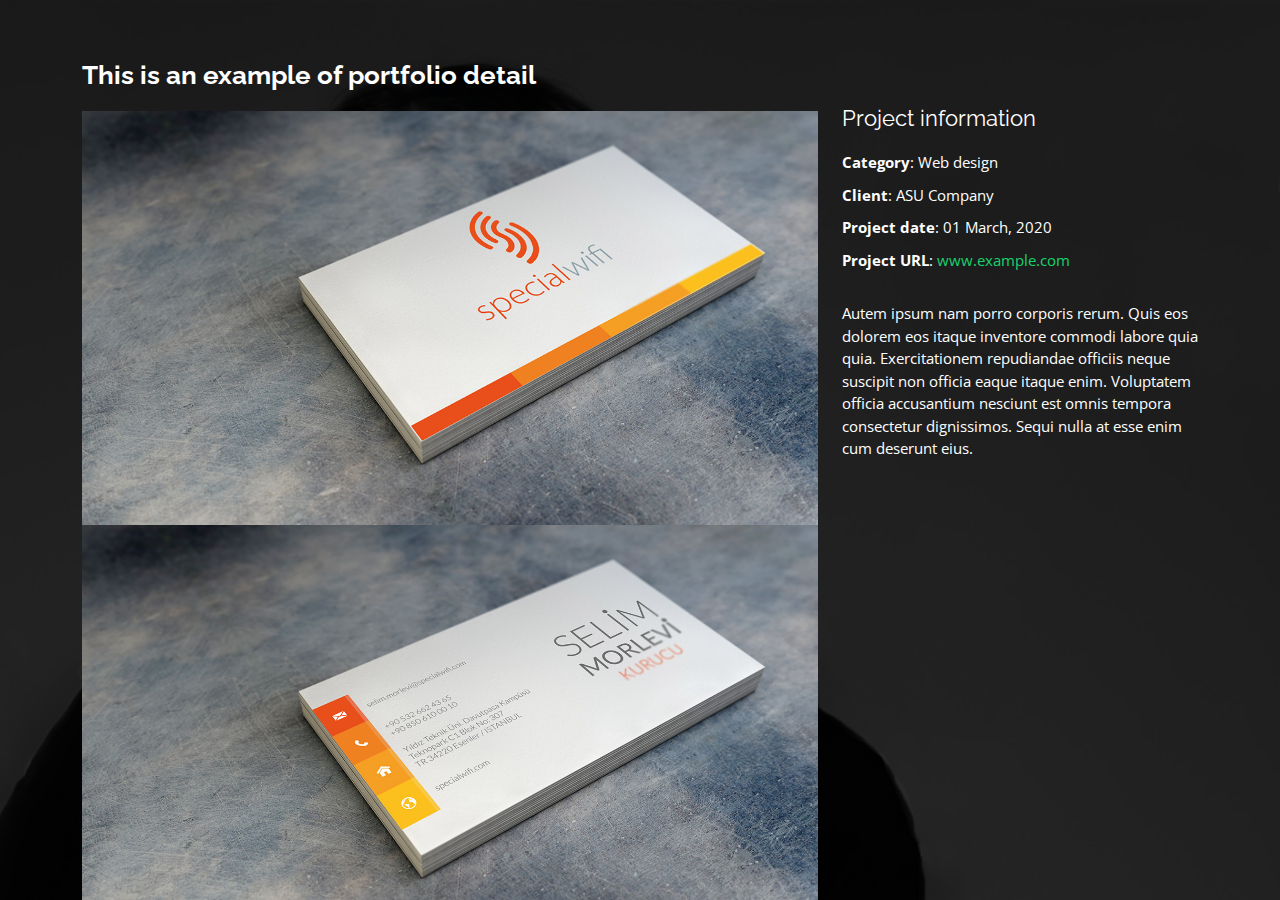
<file: Cards-details.html>
<!DOCTYPE html>
<html lang="en">

<head>
    <meta charset="utf-8">
    <meta content="width=device-width, initial-scale=1.0" name="viewport">

    <title>Portfolio Details - Personal Bootstrap Template</title>
    <meta content="" name="description">
    <meta content="" name="keywords">

    <!-- Favicons -->
    <link href="assets/img/favicon.png" rel="icon">
    <link href="assets/img/apple-touch-icon.png" rel="apple-touch-icon">

    <!-- Google Fonts -->
    <link href="https://fonts.googleapis.com/css?family=Open+Sans:300,300i,400,400i,600,600i,700,700i|Raleway:300,300i,400,400i,500,500i,600,600i,700,700i|Poppins:300,300i,400,400i,500,500i,600,600i,700,700i" rel="stylesheet">

    <!-- Vendor CSS Files -->
    <link href="assets/vendor/bootstrap/css/bootstrap.min.css" rel="stylesheet">
    <link href="assets/vendor/bootstrap-icons/bootstrap-icons.css" rel="stylesheet">
    <link href="assets/vendor/boxicons/css/boxicons.min.css" rel="stylesheet">
    <link href="assets/vendor/glightbox/css/glightbox.min.css" rel="stylesheet">
    <link href="assets/vendor/remixicon/remixicon.css" rel="stylesheet">
    <link href="assets/vendor/swiper/swiper-bundle.min.css" rel="stylesheet">

    <!-- Template Main CSS File -->
    <link href="assets/css/style.css" rel="stylesheet">


</head>

<body>

    <main id="main">

        <!-- ======= Portfolio Details ======= -->
        <div id="portfolio-details" class="portfolio-details">
            <div class="container">

                <div class="row">

                    <div class="col-lg-8">
                        <h2 class="portfolio-title lang">This is an example of portfolio detail</h2>

                        <div class="portfolio-details-slider swiper">

                            <div class="swiper-slide">
                                <img style="width: 100%;" src="assets/img/portfolio/card-frious/wifi-main.jpg" alt="">
                                <img style="width: 100%;" src="assets/img/portfolio/card-frious/wifi2.jpg" alt="">
                                <img style="width: 100%;" src="assets/img/portfolio/card-frious/farious.jpg" alt="">
                                <img style="width: 100%;" src="assets/img/portfolio/card-frious/farious-card.jpg" alt="">


                            </div>

                            <div class="swiper-pagination"></div>
                        </div>

                    </div>

                    <div class="col-lg-4 portfolio-info">
                        <h3 class="lang">Project information</h3>
                        <ul>
                            <li><strong class="lang">Category</strong>: Web design</li>
                            <li><strong class="lang">Client</strong>: ASU Company</li>
                            <li><strong class="lang">Project date</strong>: 01 March, 2020</li>
                            <li><strong class="lang">Project URL</strong>: <a href="#">www.example.com</a></li>
                        </ul>

                        <p>
                            Autem ipsum nam porro corporis rerum. Quis eos dolorem eos itaque inventore commodi labore quia quia. Exercitationem repudiandae officiis neque suscipit non officia eaque itaque enim. Voluptatem officia accusantium nesciunt est omnis tempora consectetur
                            dignissimos. Sequi nulla at esse enim cum deserunt eius.
                        </p>
                    </div>

                </div>

            </div>
        </div>
        <!-- End Portfolio Details -->

    </main>
    <!-- End #main -->

    <!-- Vendor JS Files -->
    <script src="assets/vendor/bootstrap/js/bootstrap.bundle.min.js"></script>
    <script src="assets/vendor/glightbox/js/glightbox.min.js"></script>
    <script src="assets/vendor/isotope-layout/isotope.pkgd.min.js"></script>
    <script src="assets/vendor/purecounter/purecounter.js"></script>
    <script src="assets/vendor/swiper/swiper-bundle.min.js"></script>
    <script src="assets/vendor/waypoints/noframework.waypoints.js"></script>

    <!-- Template Main JS File -->
    <script src="assets/js/main.js"></script>
    <script src="assets/js/languagesSubPages.js"></script>


</body>

</html>
</file>
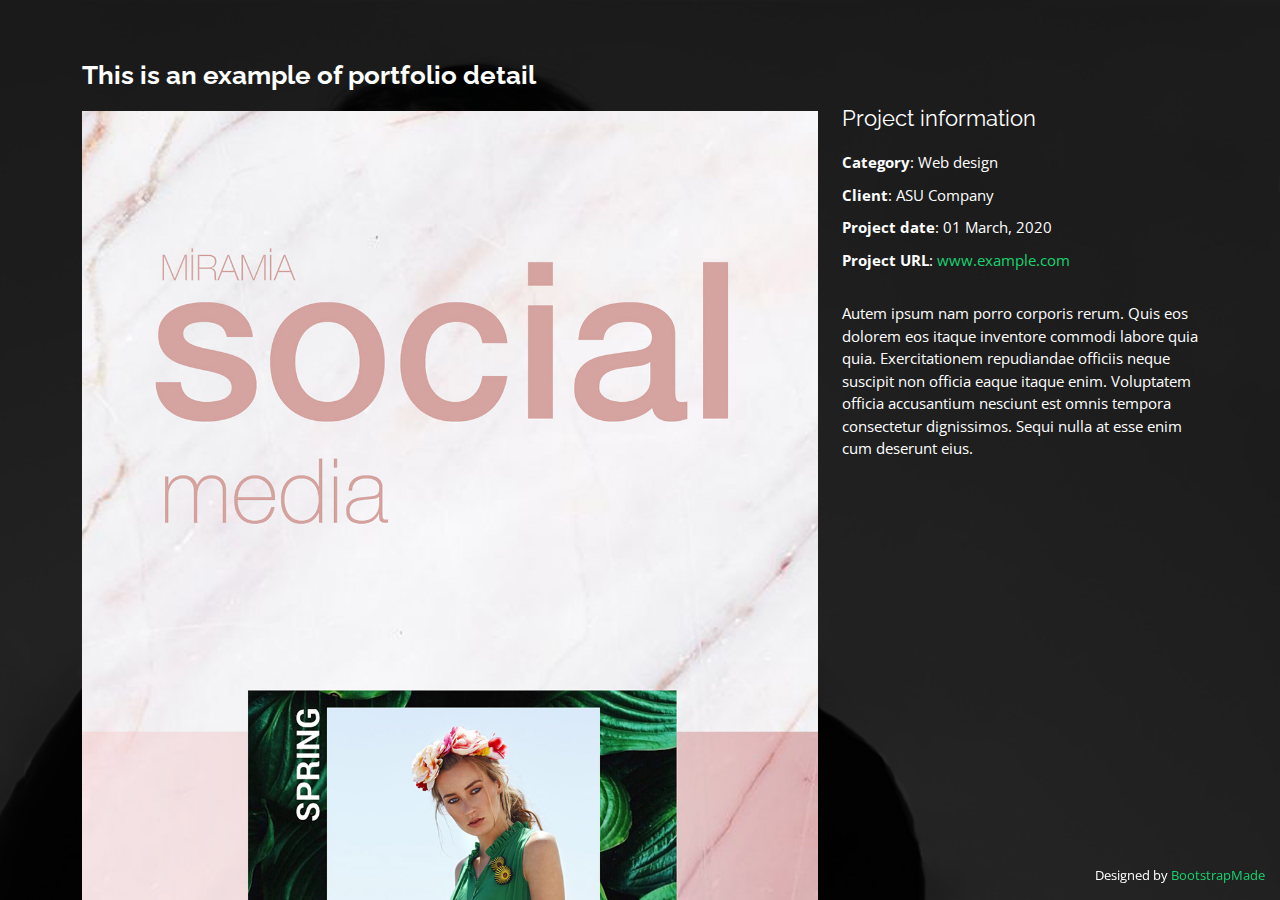
<file: Fashion-details.html>
<!DOCTYPE html>
<html lang="en">

<head>
    <meta charset="utf-8">
    <meta content="width=device-width, initial-scale=1.0" name="viewport">

    <title>Portfolio Details - Personal Bootstrap Template</title>
    <meta content="" name="description">
    <meta content="" name="keywords">

    <!-- Favicons -->
    <link href="assets/img/favicon.png" rel="icon">
    <link href="assets/img/apple-touch-icon.png" rel="apple-touch-icon">

    <!-- Google Fonts -->
    <link href="https://fonts.googleapis.com/css?family=Open+Sans:300,300i,400,400i,600,600i,700,700i|Raleway:300,300i,400,400i,500,500i,600,600i,700,700i|Poppins:300,300i,400,400i,500,500i,600,600i,700,700i" rel="stylesheet">

    <!-- Vendor CSS Files -->
    <link href="assets/vendor/bootstrap/css/bootstrap.min.css" rel="stylesheet">
    <link href="assets/vendor/bootstrap-icons/bootstrap-icons.css" rel="stylesheet">
    <link href="assets/vendor/boxicons/css/boxicons.min.css" rel="stylesheet">
    <link href="assets/vendor/glightbox/css/glightbox.min.css" rel="stylesheet">
    <link href="assets/vendor/remixicon/remixicon.css" rel="stylesheet">
    <link href="assets/vendor/swiper/swiper-bundle.min.css" rel="stylesheet">

    <!-- Template Main CSS File -->
    <link href="assets/css/style.css" rel="stylesheet">

    <!-- =======================================================
  * Template Name: Personal - v4.6.0
  * Template URL: https://bootstrapmade.com/personal-free-resume-bootstrap-template/
  * Author: BootstrapMade.com
  * License: https://bootstrapmade.com/license/
  ======================================================== -->
</head>

<body>

    <main id="main">

        <!-- ======= Portfolio Details ======= -->
        <div id="portfolio-details lang" class="portfolio-details">
            <div class="container">

                <div class="row">

                    <div class="col-lg-8">
                        <h2 class="portfolio-title lang">This is an example of portfolio detail</h2>

                        <div class="portfolio-details-slider swiper">

                            <div class="swiper-slide">
                                <img style="width: 100%;" src="assets/img/portfolio/Fashion/fashion.jpg" alt="">
                            </div>

                            <div class="swiper-pagination"></div>
                        </div>

                    </div>

                    <div class="col-lg-4 portfolio-info">
                        <h3 class="lang">Project information</h3>
                        <ul>
                            <li><strong class="lang">Category</strong>: Web design</li>
                            <li><strong class="lang">Client</strong>: ASU Company</li>
                            <li><strong class="lang">Project date</strong>: 01 March, 2020</li>
                            <li><strong class="lang">Project URL</strong>: <a href="#">www.example.com</a></li>
                        </ul>

                        <p>
                            Autem ipsum nam porro corporis rerum. Quis eos dolorem eos itaque inventore commodi labore quia quia. Exercitationem repudiandae officiis neque suscipit non officia eaque itaque enim. Voluptatem officia accusantium nesciunt est omnis tempora consectetur
                            dignissimos. Sequi nulla at esse enim cum deserunt eius.
                        </p>
                    </div>

                </div>

            </div>
        </div>
        <!-- End Portfolio Details -->

    </main>
    <!-- End #main -->

    <div class="credits">
        <!-- All the links in the footer should remain intact. -->
        <!-- You can delete the links only if you purchased the pro version. -->
        <!-- Licensing information: https://bootstrapmade.com/license/ -->
        <!-- Purchase the pro version with working PHP/AJAX contact form: https://bootstrapmade.com/personal-free-resume-bootstrap-template/ -->
        Designed by <a href="https://bootstrapmade.com/">BootstrapMade</a>
    </div>

    <!-- Vendor JS Files -->
    <script src="assets/vendor/bootstrap/js/bootstrap.bundle.min.js"></script>
    <script src="assets/vendor/glightbox/js/glightbox.min.js"></script>
    <script src="assets/vendor/isotope-layout/isotope.pkgd.min.js"></script>
    <script src="assets/vendor/purecounter/purecounter.js"></script>
    <script src="assets/vendor/swiper/swiper-bundle.min.js"></script>
    <script src="assets/vendor/waypoints/noframework.waypoints.js"></script>

    <!-- Template Main JS File -->
    <script src="assets/js/main.js"></script>
    <script src="assets/js/languagesSubPages.js"></script>


</body>

</html>
</file>
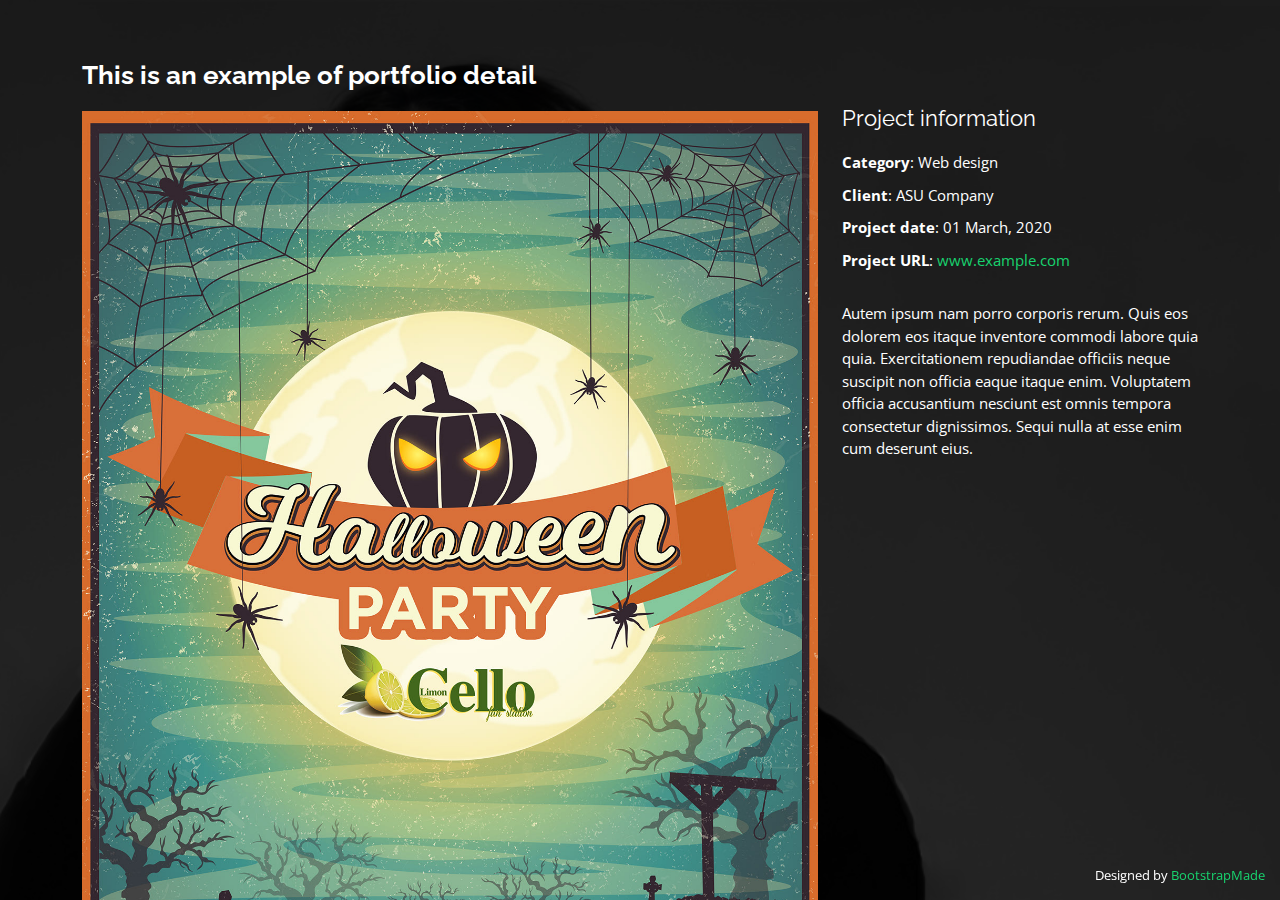
<file: Halloween-details.html>
<!DOCTYPE html>
<html lang="en">

<head>
    <meta charset="utf-8">
    <meta content="width=device-width, initial-scale=1.0" name="viewport">

    <title>Portfolio Details - Personal Bootstrap Template</title>
    <meta content="" name="description">
    <meta content="" name="keywords">

    <!-- Favicons -->
    <link href="assets/img/favicon.png" rel="icon">
    <link href="assets/img/apple-touch-icon.png" rel="apple-touch-icon">

    <!-- Google Fonts -->
    <link href="https://fonts.googleapis.com/css?family=Open+Sans:300,300i,400,400i,600,600i,700,700i|Raleway:300,300i,400,400i,500,500i,600,600i,700,700i|Poppins:300,300i,400,400i,500,500i,600,600i,700,700i" rel="stylesheet">

    <!-- Vendor CSS Files -->
    <link href="assets/vendor/bootstrap/css/bootstrap.min.css" rel="stylesheet">
    <link href="assets/vendor/bootstrap-icons/bootstrap-icons.css" rel="stylesheet">
    <link href="assets/vendor/boxicons/css/boxicons.min.css" rel="stylesheet">
    <link href="assets/vendor/glightbox/css/glightbox.min.css" rel="stylesheet">
    <link href="assets/vendor/remixicon/remixicon.css" rel="stylesheet">
    <link href="assets/vendor/swiper/swiper-bundle.min.css" rel="stylesheet">

    <!-- Template Main CSS File -->
    <link href="assets/css/style.css" rel="stylesheet">


</head>

<body>

    <main id="main">

        <!-- ======= Portfolio Details ======= -->
        <div id="portfolio-details" class="portfolio-details">
            <div class="container">

                <div class="row">

                    <div class="col-lg-8">
                        <h2 class="portfolio-title lang">This is an example of portfolio detail</h2>

                        <div class="portfolio-details-slider swiper">

                            <div class="swiper-slide">
                                <img style="width: 100%;" src="assets/img/portfolio/Halloween/halloween-main.jpg" alt="">
                                <img style="width: 100%;" src="assets/img/portfolio/Halloween/halloween2.jpg" alt="">
                                <img style="width: 100%;" src="assets/img/portfolio/Halloween/halloween3.png" alt="">
                                <img style="width: 100%;" src="assets/img/portfolio/Halloween/halloween4.jpg" alt="">
                                <img style="width: 100%;" src="assets/img/portfolio/Halloween/halloween-4.jpg" alt="">
                            </div>

                            <div class="swiper-pagination"></div>
                        </div>

                    </div>

                    <div class="col-lg-4 portfolio-info">
                        <h3 class="lang">Project information</h3>
                        <ul>
                            <li><strong class="lang">Category</strong>: Web design</li>
                            <li><strong class="lang">Client</strong>: ASU Company</li>
                            <li><strong class="lang">Project date</strong>: 01 March, 2020</li>
                            <li><strong class="lang">Project URL</strong>: <a href="#">www.example.com</a></li>
                        </ul>

                        <p>
                            Autem ipsum nam porro corporis rerum. Quis eos dolorem eos itaque inventore commodi labore quia quia. Exercitationem repudiandae officiis neque suscipit non officia eaque itaque enim. Voluptatem officia accusantium nesciunt est omnis tempora consectetur
                            dignissimos. Sequi nulla at esse enim cum deserunt eius.
                        </p>
                    </div>

                </div>

            </div>
        </div>
        <!-- End Portfolio Details -->

    </main>
    <!-- End #main -->

    <div class="credits">
        <!-- All the links in the footer should remain intact. -->
        <!-- You can delete the links only if you purchased the pro version. -->
        <!-- Licensing information: https://bootstrapmade.com/license/ -->
        <!-- Purchase the pro version with working PHP/AJAX contact form: https://bootstrapmade.com/personal-free-resume-bootstrap-template/ -->
        Designed by <a href="https://bootstrapmade.com/">BootstrapMade</a>
    </div>

    <!-- Vendor JS Files -->
    <script src="assets/vendor/bootstrap/js/bootstrap.bundle.min.js"></script>
    <script src="assets/vendor/glightbox/js/glightbox.min.js"></script>
    <script src="assets/vendor/isotope-layout/isotope.pkgd.min.js"></script>
    <script src="assets/vendor/purecounter/purecounter.js"></script>
    <script src="assets/vendor/swiper/swiper-bundle.min.js"></script>
    <script src="assets/vendor/waypoints/noframework.waypoints.js"></script>

    <!-- Template Main JS File -->
    <script src="assets/js/main.js"></script>
    <script src="assets/js/languagesSubPages.js"></script>


</body>

</html>
</file>
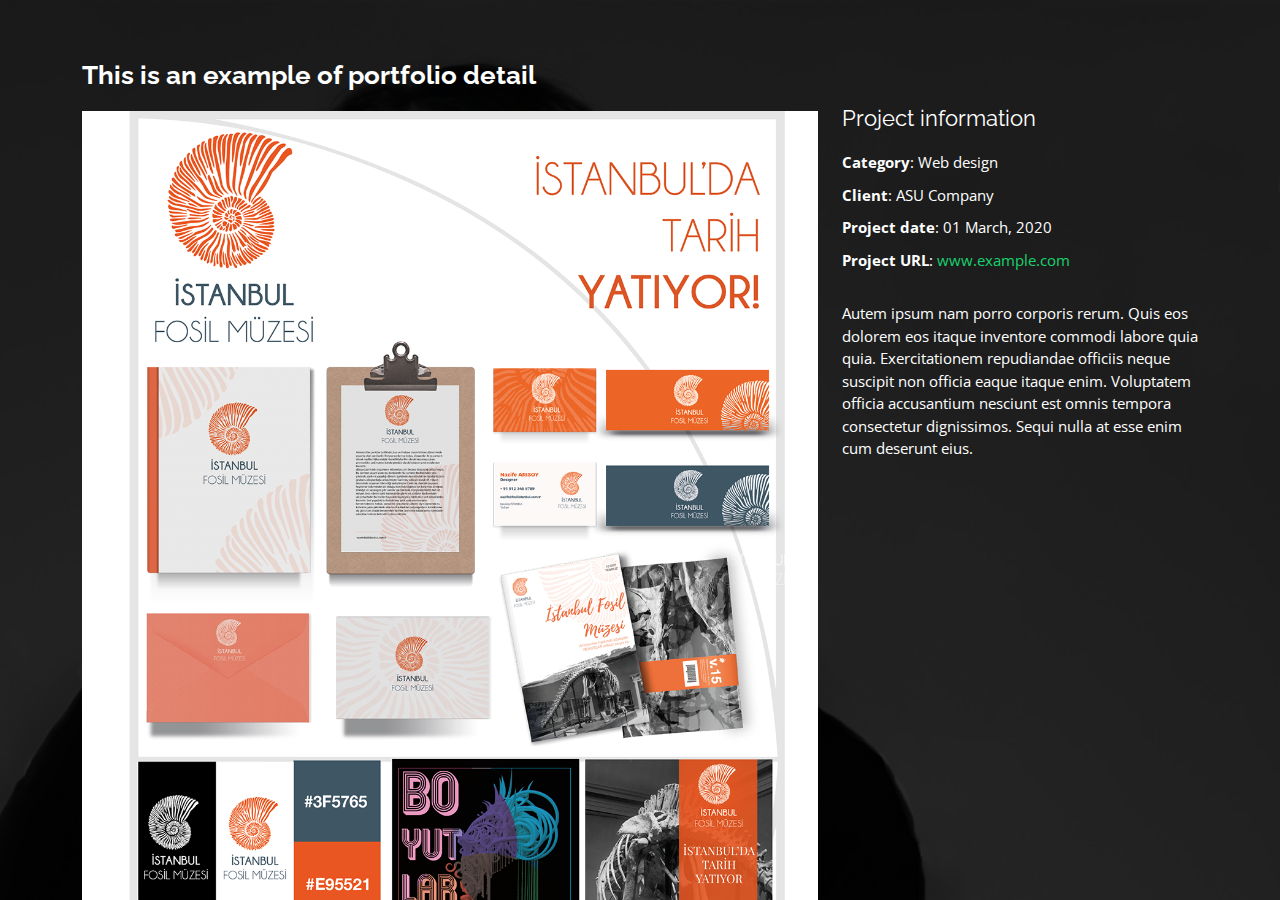
<file: istanbul-muzsi.html>
<!DOCTYPE html>
<html lang="en">

<head>
    <meta charset="utf-8">
    <meta content="width=device-width, initial-scale=1.0" name="viewport">

    <title>Portfolio Details - Personal Bootstrap Template</title>
    <meta content="" name="description">
    <meta content="" name="keywords">

    <!-- Favicons -->
    <link href="assets/img/favicon.png" rel="icon">
    <link href="assets/img/apple-touch-icon.png" rel="apple-touch-icon">

    <!-- Google Fonts -->
    <link href="https://fonts.googleapis.com/css?family=Open+Sans:300,300i,400,400i,600,600i,700,700i|Raleway:300,300i,400,400i,500,500i,600,600i,700,700i|Poppins:300,300i,400,400i,500,500i,600,600i,700,700i" rel="stylesheet">

    <!-- Vendor CSS Files -->
    <link href="assets/vendor/bootstrap/css/bootstrap.min.css" rel="stylesheet">
    <link href="assets/vendor/bootstrap-icons/bootstrap-icons.css" rel="stylesheet">
    <link href="assets/vendor/boxicons/css/boxicons.min.css" rel="stylesheet">
    <link href="assets/vendor/glightbox/css/glightbox.min.css" rel="stylesheet">
    <link href="assets/vendor/remixicon/remixicon.css" rel="stylesheet">
    <link href="assets/vendor/swiper/swiper-bundle.min.css" rel="stylesheet">

    <!--  Main CSS File -->
    <link href="assets/css/style.css" rel="stylesheet">


</head>

<body>

    <main id="main">

        <!-- ======= Portfolio Details ======= -->
        <div id="portfolio-details" class="portfolio-details">
            <div class="container">

                <div class="row">

                    <div class="col-lg-8">
                        <h2 class="portfolio-title lang">This is an example of portfolio detail</h2>

                        <div class="portfolio-details-slider swiper">

                            <div class="swiper-slide">
                                <img style="width: 100%;" src="assets/img/portfolio/istanbul-muzesi/istanbul fosli muzesi.png" alt="">
                                <img style="width: 100%;" src="assets/img/portfolio/istanbul-muzesi/selfieccion.jpg" alt="">

                            </div>

                            <div class="swiper-pagination"></div>
                        </div>

                    </div>

                    <div class="col-lg-4 portfolio-info">
                        <h3 class="lang">Project information</h3>
                        <ul>
                            <li><strong class="lang">Category</strong>: Web design</li>
                            <li><strong class="lang">Client</strong>: ASU Company</li>
                            <li><strong class="lang">Project date</strong>: 01 March, 2020</li>
                            <li><strong class="lang">Project URL</strong>: <a href="#">www.example.com</a></li>
                        </ul>

                        <p>
                            Autem ipsum nam porro corporis rerum. Quis eos dolorem eos itaque inventore commodi labore quia quia. Exercitationem repudiandae officiis neque suscipit non officia eaque itaque enim. Voluptatem officia accusantium nesciunt est omnis tempora consectetur
                            dignissimos. Sequi nulla at esse enim cum deserunt eius.
                        </p>
                    </div>

                </div>

            </div>
        </div>
        <!-- End Portfolio Details -->

    </main>
    <!-- End #main -->

    <!-- Vendor JS Files -->
    <script src="assets/vendor/bootstrap/js/bootstrap.bundle.min.js"></script>
    <script src="assets/vendor/glightbox/js/glightbox.min.js"></script>
    <script src="assets/vendor/isotope-layout/isotope.pkgd.min.js"></script>
    <script src="assets/vendor/purecounter/purecounter.js"></script>
    <script src="assets/vendor/swiper/swiper-bundle.min.js"></script>
    <script src="assets/vendor/waypoints/noframework.waypoints.js"></script>

    <!-- Template Main JS File -->
    <script src="assets/js/main.js"></script>
    <script src="assets/js/languagesSubPages.js"></script>


</body>

</html>
</file>
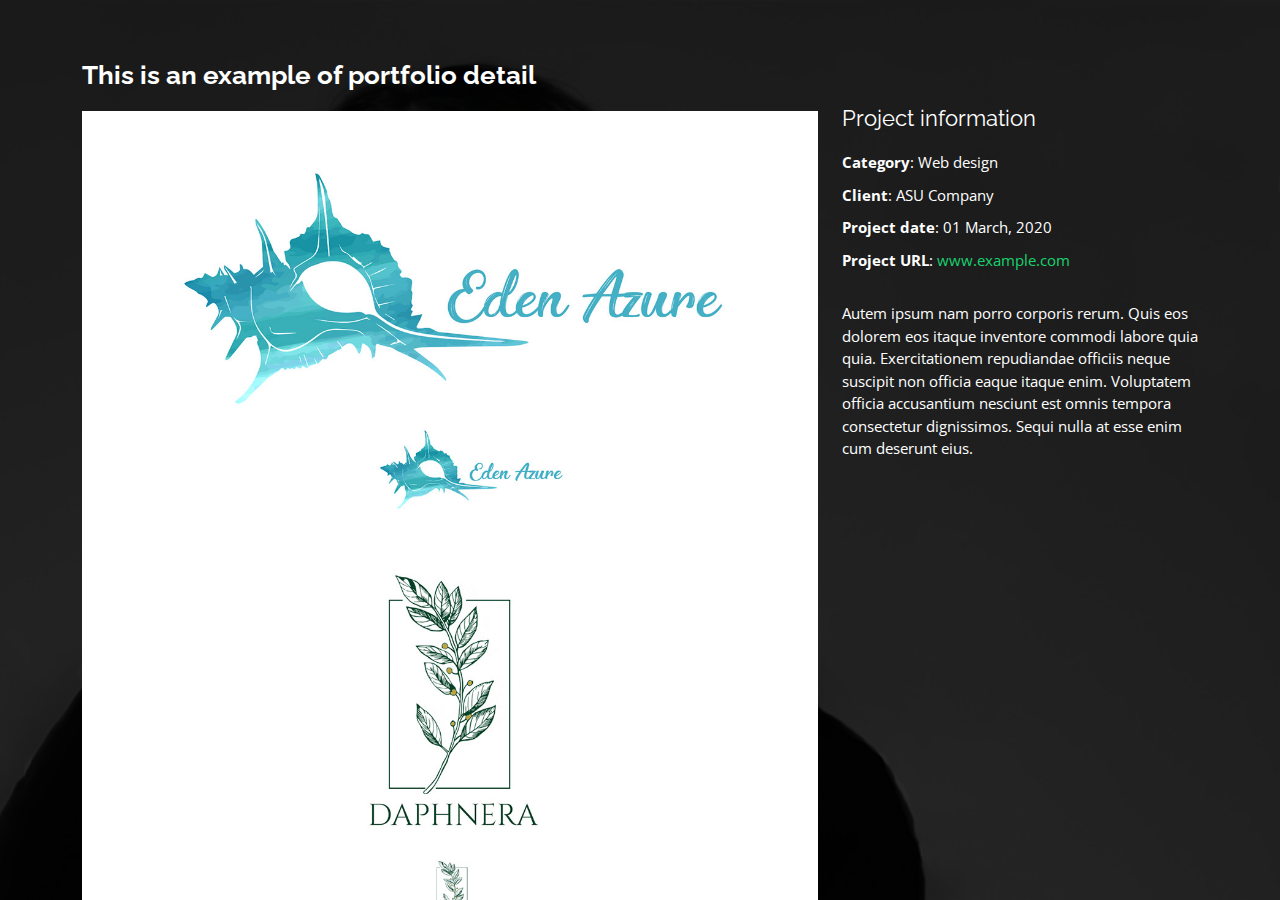
<file: Logo-details.html>
<!DOCTYPE html>
<html lang="en">

<head>
    <meta charset="utf-8">
    <meta content="width=device-width, initial-scale=1.0" name="viewport">

    <title>Portfolio Details - Personal Bootstrap Template</title>
    <meta content="" name="description">
    <meta content="" name="keywords">

    <!-- Favicons -->
    <link href="assets/img/favicon.png" rel="icon">
    <link href="assets/img/apple-touch-icon.png" rel="apple-touch-icon">

    <!-- Google Fonts -->
    <link href="https://fonts.googleapis.com/css?family=Open+Sans:300,300i,400,400i,600,600i,700,700i|Raleway:300,300i,400,400i,500,500i,600,600i,700,700i|Poppins:300,300i,400,400i,500,500i,600,600i,700,700i" rel="stylesheet">

    <!-- Vendor CSS Files -->
    <link href="assets/vendor/bootstrap/css/bootstrap.min.css" rel="stylesheet">
    <link href="assets/vendor/bootstrap-icons/bootstrap-icons.css" rel="stylesheet">
    <link href="assets/vendor/boxicons/css/boxicons.min.css" rel="stylesheet">
    <link href="assets/vendor/glightbox/css/glightbox.min.css" rel="stylesheet">
    <link href="assets/vendor/remixicon/remixicon.css" rel="stylesheet">
    <link href="assets/vendor/swiper/swiper-bundle.min.css" rel="stylesheet">

    <!-- Template Main CSS File -->
    <link href="assets/css/style.css" rel="stylesheet">

    <!-- =======================================================
  * Template Name: Personal - v4.6.0
  * Template URL: https://bootstrapmade.com/personal-free-resume-bootstrap-template/
  * Author: BootstrapMade.com
  * License: https://bootstrapmade.com/license/
  ======================================================== -->
</head>

<body>

    <main id="main">

        <!-- ======= Portfolio Details ======= -->
        <div id="portfolio-details" class="portfolio-details">
            <div class="container">

                <div class="row">

                    <div class="col-lg-8">
                        <h2 class="portfolio-title lang">This is an example of portfolio detail</h2>

                        <div class="portfolio-details-slider swiper">

                            <div class="swiper-slide">
                                <img style="width: 100%;" src="assets/img/portfolio/Logo/logo.jpg" alt="">
                            </div>
                            <div class="swiper-slide">
                                <img style="width: 100%;" src="assets/img/portfolio/Logo/logo2.jpg" alt="">
                            </div>
                            <div class="swiper-slide">
                                <img style="width: 100%;" src="assets/img/portfolio/Logo/logo3.jpg" alt="">
                            </div>
                            <div class="swiper-slide">
                                <img style="width: 100%;" src="assets/img/portfolio/Logo/logo4.jpg" alt="">
                            </div>
                            <div class="swiper-slide">
                                <img style="width: 100%;" src="assets/img/portfolio/Logo/logo5.jpg" alt="">
                            </div>
                            <div class="swiper-slide">
                                <img style="width: 100%;" src="assets/img/portfolio/Logo/logo6.jpg" alt="">
                            </div>
                            <div class="swiper-slide">
                                <img style="width: 100%;" src="assets/img/portfolio/Logo/logo7.jpg" alt="">
                            </div>
                            <div class="swiper-slide">
                                <img style="width: 100%;" src="assets/img/portfolio/Logo/logo8.jpg" alt="">
                            </div>


                            <div class="swiper-pagination "></div>
                        </div>

                    </div>

                    <div class="col-lg-4 portfolio-info ">
                        <h3 class="lang">Project information</h3>
                        <ul>
                            <li><strong class="lang">Category</strong>: Web design</li>
                            <li><strong class="lang">Client</strong>: ASU Company</li>
                            <li><strong class="lang">Project date</strong>: 01 March, 2020</li>
                            <li><strong class="lang">Project URL</strong>: <a href="# ">www.example.com</a></li>
                        </ul>

                        <p>
                            Autem ipsum nam porro corporis rerum. Quis eos dolorem eos itaque inventore commodi labore quia quia. Exercitationem repudiandae officiis neque suscipit non officia eaque itaque enim. Voluptatem officia accusantium nesciunt est omnis tempora consectetur
                            dignissimos. Sequi nulla at esse enim cum deserunt eius.
                        </p>
                    </div>

                </div>

            </div>
        </div>
        <!-- End Portfolio Details -->

    </main>
    <!-- End #main -->


    <!-- Vendor JS Files -->
    <script src="assets/vendor/bootstrap/js/bootstrap.bundle.min.js "></script>
    <script src="assets/vendor/glightbox/js/glightbox.min.js "></script>
    <script src="assets/vendor/isotope-layout/isotope.pkgd.min.js "></script>
    <script src="assets/vendor/purecounter/purecounter.js "></script>
    <script src="assets/vendor/swiper/swiper-bundle.min.js "></script>
    <script src="assets/vendor/waypoints/noframework.waypoints.js "></script>

    <!-- Template Main JS File -->
    <script src="assets/js/main.js "></script>
    <script src="assets/js/languagesSubPages.js "></script>


</body>

</html>
</file>
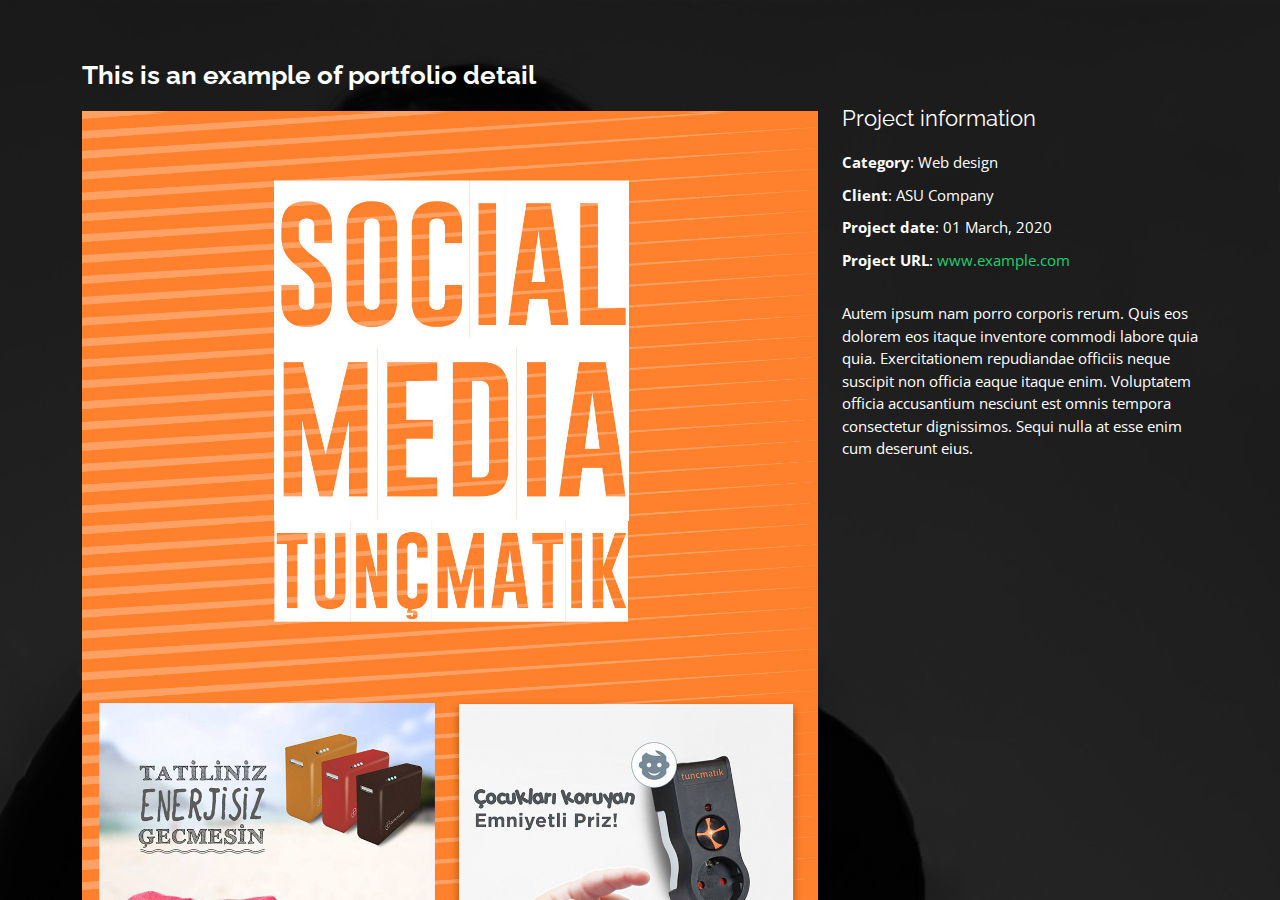
<file: Social-media-details.html>
<!DOCTYPE html>
<html lang="en">

<head>
    <meta charset="utf-8">
    <meta content="width=device-width, initial-scale=1.0" name="viewport">

    <title>Portfolio Details - Personal Bootstrap Template</title>
    <meta content="" name="description">
    <meta content="" name="keywords">

    <!-- Favicons -->
    <link href="assets/img/favicon.png" rel="icon">
    <link href="assets/img/apple-touch-icon.png" rel="apple-touch-icon">

    <!-- Google Fonts -->
    <link href="https://fonts.googleapis.com/css?family=Open+Sans:300,300i,400,400i,600,600i,700,700i|Raleway:300,300i,400,400i,500,500i,600,600i,700,700i|Poppins:300,300i,400,400i,500,500i,600,600i,700,700i" rel="stylesheet">

    <!-- Vendor CSS Files -->
    <link href="assets/vendor/bootstrap/css/bootstrap.min.css" rel="stylesheet">
    <link href="assets/vendor/bootstrap-icons/bootstrap-icons.css" rel="stylesheet">
    <link href="assets/vendor/boxicons/css/boxicons.min.css" rel="stylesheet">
    <link href="assets/vendor/glightbox/css/glightbox.min.css" rel="stylesheet">
    <link href="assets/vendor/remixicon/remixicon.css" rel="stylesheet">
    <link href="assets/vendor/swiper/swiper-bundle.min.css" rel="stylesheet">

    <!-- Template Main CSS File -->
    <link href="assets/css/style.css" rel="stylesheet">

    <!-- =======================================================
  * Template Name: Personal - v4.6.0
  * Template URL: https://bootstrapmade.com/personal-free-resume-bootstrap-template/
  * Author: BootstrapMade.com
  * License: https://bootstrapmade.com/license/
  ======================================================== -->
</head>

<body>

    <main id="main">

        <!-- ======= Portfolio Details ======= -->
        <div id="portfolio-details" class="portfolio-details">
            <div class="container">

                <div class="row">

                    <div class="col-lg-8">
                        <h2 class="portfolio-title lang">This is an example of portfolio detail</h2>

                        <div class="portfolio-details-slider swiper">

                            <div class="swiper-slide">
                                <img style="width: 100%;" src="assets/img/portfolio/Social media/sc.jpg" alt="">
                            </div>


                            <div class="swiper-pagination "></div>
                        </div>

                    </div>

                    <div class="col-lg-4 portfolio-info ">
                        <h3 class="lang">Project information</h3>
                        <ul>
                            <li><strong class="lang">Category</strong>: Web design</li>
                            <li><strong class="lang">Client</strong>: ASU Company</li>
                            <li><strong class="lang">Project date</strong>: 01 March, 2020</li>
                            <li><strong class="lang">Project URL</strong>: <a href="# ">www.example.com</a></li>
                        </ul>

                        <p>
                            Autem ipsum nam porro corporis rerum. Quis eos dolorem eos itaque inventore commodi labore quia quia. Exercitationem repudiandae officiis neque suscipit non officia eaque itaque enim. Voluptatem officia accusantium nesciunt est omnis tempora consectetur
                            dignissimos. Sequi nulla at esse enim cum deserunt eius.
                        </p>
                    </div>

                </div>

            </div>
        </div>
        <!-- End Portfolio Details -->

    </main>
    <!-- End #main -->


    <!-- Vendor JS Files -->
    <script src="assets/vendor/bootstrap/js/bootstrap.bundle.min.js "></script>
    <script src="assets/vendor/glightbox/js/glightbox.min.js "></script>
    <script src="assets/vendor/isotope-layout/isotope.pkgd.min.js "></script>
    <script src="assets/vendor/purecounter/purecounter.js "></script>
    <script src="assets/vendor/swiper/swiper-bundle.min.js "></script>
    <script src="assets/vendor/waypoints/noframework.waypoints.js "></script>

    <!-- Template Main JS File -->
    <script src="assets/js/main.js "></script>
    <script src="assets/js/languagesSubPages.js "></script>



</body>

</html>
</file>
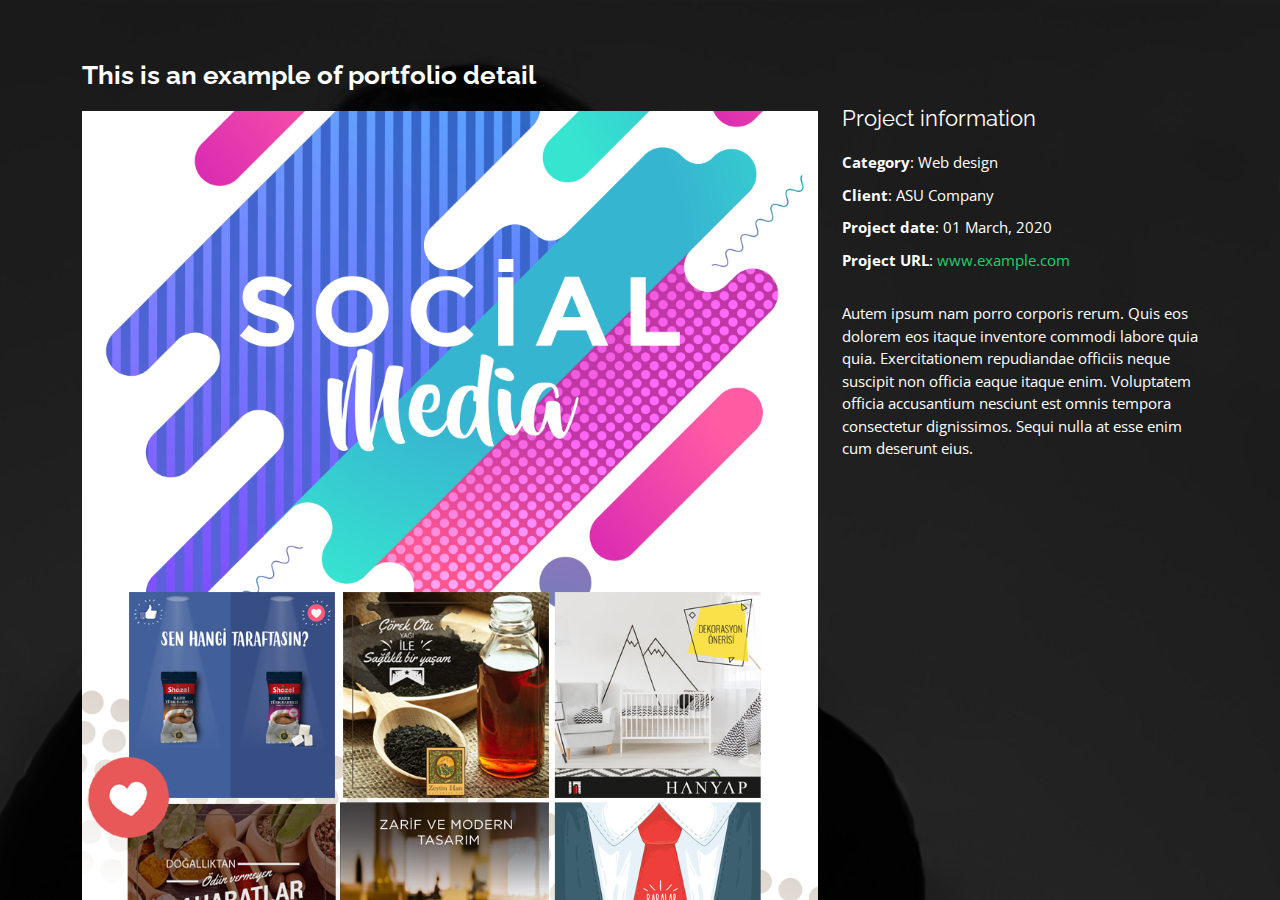
<file: Social-media-poster-details.html>
<!DOCTYPE html>
<html lang="en">

<head>
    <meta charset="utf-8">
    <meta content="width=device-width, initial-scale=1.0" name="viewport">

    <title>Portfolio Details - Personal Bootstrap Template</title>
    <meta content="" name="description">
    <meta content="" name="keywords">

    <!-- Favicons -->
    <link href="assets/img/favicon.png" rel="icon">
    <link href="assets/img/apple-touch-icon.png" rel="apple-touch-icon">

    <!-- Google Fonts -->
    <link href="https://fonts.googleapis.com/css?family=Open+Sans:300,300i,400,400i,600,600i,700,700i|Raleway:300,300i,400,400i,500,500i,600,600i,700,700i|Poppins:300,300i,400,400i,500,500i,600,600i,700,700i" rel="stylesheet">

    <!-- Vendor CSS Files -->
    <link href="assets/vendor/bootstrap/css/bootstrap.min.css" rel="stylesheet">
    <link href="assets/vendor/bootstrap-icons/bootstrap-icons.css" rel="stylesheet">
    <link href="assets/vendor/boxicons/css/boxicons.min.css" rel="stylesheet">
    <link href="assets/vendor/glightbox/css/glightbox.min.css" rel="stylesheet">
    <link href="assets/vendor/remixicon/remixicon.css" rel="stylesheet">
    <link href="assets/vendor/swiper/swiper-bundle.min.css" rel="stylesheet">

    <!-- Template Main CSS File -->
    <link href="assets/css/style.css" rel="stylesheet">

    <!-- =======================================================
  * Template Name: Personal - v4.6.0
  * Template URL: https://bootstrapmade.com/personal-free-resume-bootstrap-template/
  * Author: BootstrapMade.com
  * License: https://bootstrapmade.com/license/
  ======================================================== -->
</head>

<body>

    <main id="main">

        <!-- ======= Portfolio Details ======= -->
        <div id="portfolio-details" class="portfolio-details">
            <div class="container">

                <div class="row">

                    <div class="col-lg-8">
                        <h2 class="portfolio-title lang">This is an example of portfolio detail</h2>

                        <div class="portfolio-details-slider swiper">

                            <div class="swiper-slide">
                                <img style="width: 100%;" src="assets/img/portfolio/Social media/media-2.png" alt="">
                            </div>


                            <div class="swiper-pagination "></div>
                        </div>

                    </div>

                    <div class="col-lg-4 portfolio-info ">
                        <h3 class="lang">Project information</h3>
                        <ul>
                            <li><strong class="lang">Category</strong>: Web design</li>
                            <li><strong class="lang">Client</strong>: ASU Company</li>
                            <li><strong class="lang">Project date</strong>: 01 March, 2020</li>
                            <li><strong class="lang">Project URL</strong>: <a href="# ">www.example.com</a></li>
                        </ul>

                        <p>
                            Autem ipsum nam porro corporis rerum. Quis eos dolorem eos itaque inventore commodi labore quia quia. Exercitationem repudiandae officiis neque suscipit non officia eaque itaque enim. Voluptatem officia accusantium nesciunt est omnis tempora consectetur
                            dignissimos. Sequi nulla at esse enim cum deserunt eius.
                        </p>
                    </div>

                </div>

            </div>
        </div>
        <!-- End Portfolio Details -->

    </main>
    <!-- End #main -->


    <!-- Vendor JS Files -->
    <script src="assets/vendor/bootstrap/js/bootstrap.bundle.min.js "></script>
    <script src="assets/vendor/glightbox/js/glightbox.min.js "></script>
    <script src="assets/vendor/isotope-layout/isotope.pkgd.min.js "></script>
    <script src="assets/vendor/purecounter/purecounter.js "></script>
    <script src="assets/vendor/swiper/swiper-bundle.min.js "></script>
    <script src="assets/vendor/waypoints/noframework.waypoints.js "></script>

    <!-- Template Main JS File -->
    <script src="assets/js/main.js "></script>
    <script src="assets/js/languagesSubPages.js "></script>


</body>

</html>
</file>
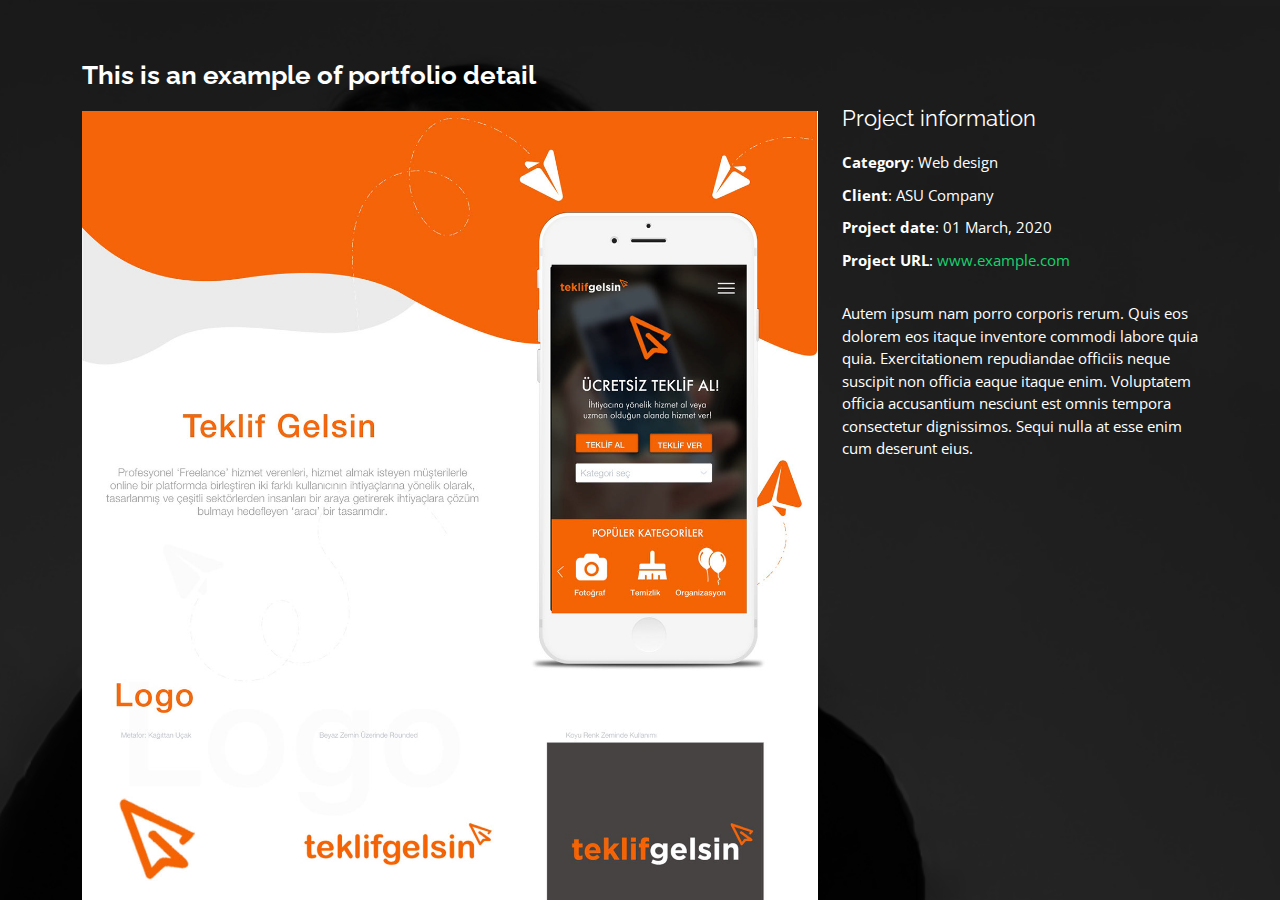
<file: Teklif-details.html>
<!DOCTYPE html>
<html lang="en">

<head>
    <meta charset="utf-8">
    <meta content="width=device-width, initial-scale=1.0" name="viewport">

    <title>Portfolio Details - Personal Bootstrap Template</title>
    <meta content="" name="description">
    <meta content="" name="keywords">

    <!-- Favicons -->
    <link href="assets/img/favicon.png" rel="icon">
    <link href="assets/img/apple-touch-icon.png" rel="apple-touch-icon">

    <!-- Google Fonts -->
    <link href="https://fonts.googleapis.com/css?family=Open+Sans:300,300i,400,400i,600,600i,700,700i|Raleway:300,300i,400,400i,500,500i,600,600i,700,700i|Poppins:300,300i,400,400i,500,500i,600,600i,700,700i" rel="stylesheet">

    <!-- Vendor CSS Files -->
    <link href="assets/vendor/bootstrap/css/bootstrap.min.css" rel="stylesheet">
    <link href="assets/vendor/bootstrap-icons/bootstrap-icons.css" rel="stylesheet">
    <link href="assets/vendor/boxicons/css/boxicons.min.css" rel="stylesheet">
    <link href="assets/vendor/glightbox/css/glightbox.min.css" rel="stylesheet">
    <link href="assets/vendor/remixicon/remixicon.css" rel="stylesheet">
    <link href="assets/vendor/swiper/swiper-bundle.min.css" rel="stylesheet">

    <!-- Template Main CSS File -->
    <link href="assets/css/style.css" rel="stylesheet">

    <!-- =======================================================
  * Template Name: Personal - v4.6.0
  * Template URL: https://bootstrapmade.com/personal-free-resume-bootstrap-template/
  * Author: BootstrapMade.com
  * License: https://bootstrapmade.com/license/
  ======================================================== -->
</head>

<body>

    <main id="main">

        <!-- ======= Portfolio Details ======= -->
        <div id="portfolio-details" class="portfolio-details">
            <div class="container">

                <div class="row">

                    <div class="col-lg-8">
                        <h2 class="portfolio-title lang">This is an example of portfolio detail</h2>

                        <div class="portfolio-details-slider swiper">

                            <div class="swiper-slide">
                                <img style="width: 100%;" src="assets/img/portfolio/Teklif/teklife.jpg" alt="">
                            </div>

                            <div class="swiper-pagination"></div>
                        </div>

                    </div>

                    <div class="col-lg-4 portfolio-info">
                        <h3 class="lang">Project information</h3>
                        <ul>
                            <li><strong class="lang">Category</strong>: Web design</li>
                            <li><strong class="lang">Client</strong>: ASU Company</li>
                            <li><strong class="lang">Project date</strong>: 01 March, 2020</li>
                            <li><strong class="lang">Project URL</strong>: <a href="#">www.example.com</a></li>
                        </ul>

                        <p>
                            Autem ipsum nam porro corporis rerum. Quis eos dolorem eos itaque inventore commodi labore quia quia. Exercitationem repudiandae officiis neque suscipit non officia eaque itaque enim. Voluptatem officia accusantium nesciunt est omnis tempora consectetur
                            dignissimos. Sequi nulla at esse enim cum deserunt eius.
                        </p>
                    </div>

                </div>

            </div>
        </div>
        <!-- End Portfolio Details -->

    </main>
    <!-- End #main -->


    <!-- Vendor JS Files -->
    <script src="assets/vendor/bootstrap/js/bootstrap.bundle.min.js"></script>
    <script src="assets/vendor/glightbox/js/glightbox.min.js"></script>
    <script src="assets/vendor/isotope-layout/isotope.pkgd.min.js"></script>
    <script src="assets/vendor/purecounter/purecounter.js"></script>
    <script src="assets/vendor/swiper/swiper-bundle.min.js"></script>
    <script src="assets/vendor/waypoints/noframework.waypoints.js"></script>

    <!-- Template Main JS File -->
    <script src="assets/js/main.js"></script>
    <script src="assets/js/languagesSubPages.js"></script>




</body>

</html>
</file>
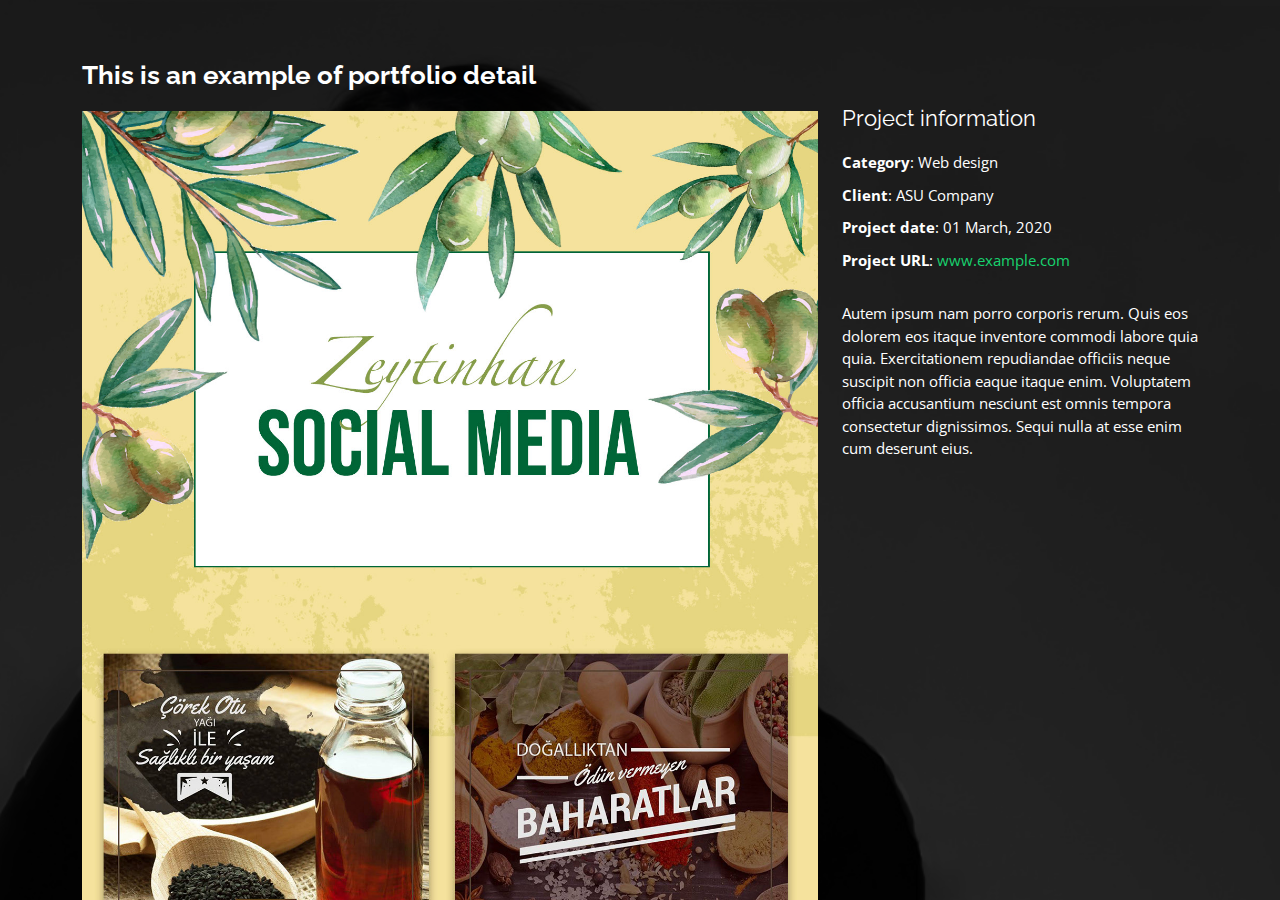
<file: zeytinhan-details.html>
<!DOCTYPE html>
<html lang="en">

<head>
    <meta charset="utf-8">
    <meta content="width=device-width, initial-scale=1.0" name="viewport">

    <title>Portfolio Details - Personal Bootstrap Template</title>
    <meta content="" name="description">
    <meta content="" name="keywords">

    <!-- Favicons -->
    <link href="assets/img/favicon.png" rel="icon">
    <link href="assets/img/apple-touch-icon.png" rel="apple-touch-icon">

    <!-- Google Fonts -->
    <link href="https://fonts.googleapis.com/css?family=Open+Sans:300,300i,400,400i,600,600i,700,700i|Raleway:300,300i,400,400i,500,500i,600,600i,700,700i|Poppins:300,300i,400,400i,500,500i,600,600i,700,700i" rel="stylesheet">

    <!-- Vendor CSS Files -->
    <link href="assets/vendor/bootstrap/css/bootstrap.min.css" rel="stylesheet">
    <link href="assets/vendor/bootstrap-icons/bootstrap-icons.css" rel="stylesheet">
    <link href="assets/vendor/boxicons/css/boxicons.min.css" rel="stylesheet">
    <link href="assets/vendor/glightbox/css/glightbox.min.css" rel="stylesheet">
    <link href="assets/vendor/remixicon/remixicon.css" rel="stylesheet">
    <link href="assets/vendor/swiper/swiper-bundle.min.css" rel="stylesheet">

    <!-- Template Main CSS File -->
    <link href="assets/css/style.css" rel="stylesheet">

    <!-- =======================================================
  * Template Name: Personal - v4.6.0
  * Template URL: https://bootstrapmade.com/personal-free-resume-bootstrap-template/
  * Author: BootstrapMade.com
  * License: https://bootstrapmade.com/license/
  ======================================================== -->
</head>

<body>

    <main id="main">

        <!-- ======= Portfolio Details ======= -->
        <div id="portfolio-details" class="portfolio-details">
            <div class="container">

                <div class="row">

                    <div class="col-lg-8">
                        <h2 class="portfolio-title lang">This is an example of portfolio detail</h2>

                        <div class="portfolio-details-slider swiper">

                            <div class="swiper-slide">
                                <img style="width: 100%;" src="assets/img/portfolio/zeytinhan/zy.jpg" alt="">
                            </div>


                            <div class="swiper-pagination "></div>
                        </div>

                    </div>

                    <div class="col-lg-4 portfolio-info ">
                        <h3 class="lang">Project information</h3>
                        <ul>
                            <li><strong class="lang">Category</strong>: Web design</li>
                            <li><strong class="lang">Client</strong>: ASU Company</li>
                            <li><strong class="lang">Project date</strong>: 01 March, 2020</li>
                            <li><strong class="lang">Project URL</strong>: <a href="# ">www.example.com</a></li>
                        </ul>

                        <p>
                            Autem ipsum nam porro corporis rerum. Quis eos dolorem eos itaque inventore commodi labore quia quia. Exercitationem repudiandae officiis neque suscipit non officia eaque itaque enim. Voluptatem officia accusantium nesciunt est omnis tempora consectetur
                            dignissimos. Sequi nulla at esse enim cum deserunt eius.
                        </p>
                    </div>

                </div>

            </div>
        </div>
        <!-- End Portfolio Details -->

    </main>
    <!-- End #main -->

    <!-- Vendor JS Files -->
    <script src="assets/vendor/bootstrap/js/bootstrap.bundle.min.js "></script>
    <script src="assets/vendor/glightbox/js/glightbox.min.js "></script>
    <script src="assets/vendor/isotope-layout/isotope.pkgd.min.js "></script>
    <script src="assets/vendor/purecounter/purecounter.js "></script>
    <script src="assets/vendor/swiper/swiper-bundle.min.js "></script>
    <script src="assets/vendor/waypoints/noframework.waypoints.js "></script>

    <!-- Template Main JS File -->
    <script src="assets/js/main.js "></script>
    <script src="assets/js/languagesSubPages.js "></script>


</body>

</html>
</file>
<file: assets/css/style.css>
/*--------------------------------------------------------------
# General
--------------------------------------------------------------*/

body {
    font-family: "Open Sans", sans-serif;
    background-color: #040404;
    color: #fff;
    position: relative;
    background: transparent;
}

body::before {
    content: "";
    position: fixed;
    background: #808080 url("../img/nazife-cover.jpg") top right no-repeat;
    background-size: cover;
    left: 0;
    right: 0;
    top: 0;
    height: 100%;
    z-index: -1;
}

@media (min-width: 1024px) {
    body::before {
        background-attachment: fixed;
    }
}

a {
    color: #18d26e;
    text-decoration: none;
}

a:hover {
    color: #35e888;
    text-decoration: none;
}

h1,
h2,
h3,
h4,
h5,
h6 {
    font-family: "Raleway", sans-serif;
}


/*--------------------------------------------------------------
# Header
--------------------------------------------------------------*/

#header {
    transition: ease-in-out 0.3s;
    position: relative;
    height: 100vh;
    display: flex;
    align-items: center;
    z-index: 997;
    overflow-y: auto;
}

#header * {
    transition: ease-in-out 0.3s;
}

#header h1 {
    font-size: 48px;
    margin: 0;
    padding: 0;
    line-height: 1;
    font-weight: 700;
    font-family: "Poppins", sans-serif;
}

#header h1 a,
#header h1 a:hover {
    color: #fff;
    line-height: 1;
    display: inline-block;
}

#header h2 {
    font-size: 24px;
    margin-top: 20px;
    color: rgba(255, 255, 255, 0.8);
}

#header h2 span {
    color: #fff;
    padding-bottom: 6px;
    font-weight: bolder;
}

#header img {
    padding: 0;
    margin: 0;
}

#header .social-links {
    margin-top: 40px;
    display: flex;
}

#header .social-links a {
    font-size: 16px;
    display: flex;
    justify-content: center;
    align-items: center;
    background: rgba(255, 255, 255, 0.1);
    color: #fff;
    line-height: 1;
    margin-right: 8px;
    border-radius: 50%;
    width: 40px;
    height: 40px;
}

#header .social-links a:hover {
    background: #18d26e;
}

@media (max-width: 992px) {
    #header h1 {
        font-size: 36px;
    }
    #header h2 {
        font-size: 20px;
        line-height: 30px;
    }
    #header .social-links {
        margin-top: 15px;
    }
    #header .container {
        display: flex;
        flex-direction: column;
        align-items: center;
    }
}


/* Header Top */

#header.header-top {
    height: 80px;
    position: fixed;
    left: 0;
    top: 0;
    right: 0;
    background: rgba(0, 0, 0, 0.9);
}

#header.header-top .social-links,
#header.header-top h2 {
    display: none;
}

#header.header-top h1 {
    margin-right: auto;
    font-size: 36px;
}

#header.header-top .container {
    display: flex;
    align-items: center;
}

#header.header-top .navbar {
    margin: 0;
}

@media (max-width: 768px) {
    #header.header-top {
        height: 60px;
    }
    #header.header-top h1 {
        font-size: 26px;
    }
}


/*--------------------------------------------------------------
# Navigation Menu
--------------------------------------------------------------*/


/**
* Desktop Navigation 
*/

.navbar {
    padding: 0;
    margin-top: 35px;
}

.navbar ul {
    margin: 0;
    padding: 0;
    display: flex;
    list-style: none;
    align-items: center;
}

.navbar li {
    position: relative;
}

.navbar li+li {
    margin-left: 30px;
}

.navbar a,
.navbar a:focus {
    display: flex;
    align-items: center;
    justify-content: space-between;
    padding: 0;
    font-family: "Poppins", sans-serif;
    font-size: 16px;
    font-weight: 400;
    color: rgba(255, 255, 255, 0.7);
    white-space: nowrap;
    transition: 0.3s;
}

.navbar a i,
.navbar a:focus i {
    font-size: 12px;
    line-height: 0;
    margin-left: 5px;
}

.navbar a:before {
    content: "";
    position: absolute;
    width: 0;
    height: 2px;
    bottom: -4px;
    left: 0;
    background-color: #18d26e;
    visibility: hidden;
    width: 0px;
    transition: all 0.3s ease-in-out 0s;
}

.navbar a:hover:before,
.navbar li:hover>a:before,
.navbar .active:before {
    visibility: visible;
    width: 25px;
}

.navbar a:hover,
.navbar .active,
.navbar .active:focus,
.navbar li:hover>a {
    color: #fff;
}


/**
* Mobile Navigation 
*/

.mobile-nav-toggle {
    color: #fff;
    font-size: 28px;
    cursor: pointer;
    display: none;
    line-height: 0;
    transition: 0.5s;
    position: fixed;
    right: 15px;
    top: 15px;
}

@media (max-width: 991px) {
    .mobile-nav-toggle {
        display: block;
    }
    .navbar ul {
        display: none;
    }
}

.navbar-mobile {
    position: fixed;
    overflow: hidden;
    top: 0;
    right: 0;
    left: 0;
    bottom: 0;
    background: rgba(0, 0, 0, 0.9);
    transition: 0.3s;
    z-index: 999;
    margin-top: 0;
}

.navbar-mobile .mobile-nav-toggle {
    position: absolute;
    top: 15px;
    right: 15px;
}

.navbar-mobile ul {
    display: block;
    position: absolute;
    top: 55px;
    right: 15px;
    bottom: 45px;
    left: 15px;
    padding: 10px 0;
    overflow-y: auto;
    transition: 0.3s;
    border: 2px solid rgba(255, 255, 255, 0.2);
}

.navbar-mobile li {
    padding: 12px 20px;
}

.navbar-mobile li+li {
    margin: 0;
}

.navbar-mobile a,
.navbar-mobile a:focus {
    font-size: 16px;
    position: relative;
}


/*--------------------------------------------------------------
# Sections General
--------------------------------------------------------------*/

section {
    overflow: hidden;
    position: absolute;
    width: 100%;
    top: 140px;
    bottom: 100%;
    opacity: 0;
    transition: ease-in-out 0.4s;
    z-index: 2;
}

section.section-show {
    top: 100px;
    bottom: auto;
    opacity: 1;
    padding-bottom: 45px;
}

section .container {
    background: rgba(0, 0, 0, 0.9);
    padding: 30px;
}

@media (max-width: 768px) {
    section {
        top: 120px;
    }
    section.section-show {
        top: 80px;
    }
}

.section-title h2 {
    font-size: 14px;
    font-weight: 500;
    padding: 0;
    line-height: 1px;
    margin: 0 0 20px 0;
    letter-spacing: 2px;
    text-transform: uppercase;
    color: #aaaaaa;
    font-family: "Poppins", sans-serif;
}

.section-title h2::after {
    content: "";
    width: 120px;
    height: 1px;
    display: inline-block;
    background: #4ceb95;
    margin: 4px 10px;
}

.section-title p {
    margin: 0;
    margin: -15px 0 15px 0;
    font-size: 36px;
    font-weight: 700;
    text-transform: uppercase;
    font-family: "Poppins", sans-serif;
    color: #fff;
}


/*--------------------------------------------------------------
# About
--------------------------------------------------------------*/

.about-me .content h3 {
    font-weight: 700;
    font-size: 26px;
    color: #18d26e;
}

.about-me .content ul {
    list-style: none;
    padding: 0;
}

.about-me .content ul li {
    margin-bottom: 20px;
    display: flex;
    align-items: center;
}

.about-me .content ul strong {
    margin-right: 10px;
}

.about-me .content ul i {
    font-size: 16px;
    margin-right: 5px;
    color: #18d26e;
    line-height: 0;
}

.about-me .content p:last-child {
    margin-bottom: 0;
}


/*--------------------------------------------------------------
# Counts
--------------------------------------------------------------*/

.counts {
    padding: 70px 0 60px;
}

.counts .count-box {
    padding: 30px 30px 25px 30px;
    width: 100%;
    position: relative;
    text-align: center;
    background: rgba(255, 255, 255, 0.08);
}

.counts .count-box i {
    position: absolute;
    top: -25px;
    left: 50%;
    transform: translateX(-50%);
    font-size: 24px;
    background: rgba(255, 255, 255, 0.1);
    padding: 12px;
    color: #18d26e;
    border-radius: 50px;
    line-height: 0;
}

.counts .count-box span {
    font-size: 36px;
    display: block;
    font-weight: 600;
    color: #fff;
}

.counts .count-box p {
    padding: 0;
    margin: 0;
    font-family: "Raleway", sans-serif;
    font-size: 14px;
}


/*--------------------------------------------------------------
# Skills
--------------------------------------------------------------*/

.skills .progress {
    height: 60px;
    display: block;
    background: none;
    border-radius: 0;
}

.skills .progress .skill {
    padding: 10px 0;
    margin: 0;
    text-transform: uppercase;
    display: block;
    font-weight: 600;
    font-family: "Poppins", sans-serif;
    color: #fff;
}

.skills .progress .skill .val {
    float: right;
    font-style: normal;
}

.skills .progress-bar-wrap {
    background: rgba(255, 255, 255, 0.2);
}

.skills .progress-bar {
    width: 1px;
    height: 10px;
    transition: 0.9s;
    background-color: #18d26e;
}


/*--------------------------------------------------------------
# Interests
--------------------------------------------------------------*/

.interests .icon-box {
    display: flex;
    align-items: center;
    padding: 20px;
    background: rgba(255, 255, 255, 0.08);
    transition: ease-in-out 0.3s;
}

.interests .icon-box i {
    font-size: 32px;
    padding-right: 10px;
    line-height: 1;
}

.interests .icon-box h3 {
    font-weight: 700;
    margin: 0;
    padding: 0;
    line-height: 1;
    font-size: 16px;
    color: #fff;
}

.interests .icon-box:hover {
    background: rgba(255, 255, 255, 0.12);
}


/*--------------------------------------------------------------
# Testimonials
--------------------------------------------------------------*/

.testimonials .testimonials-carousel,
.testimonials .testimonials-slider {
    overflow: hidden;
}

.testimonials .testimonial-item {
    box-sizing: content-box;
    min-height: 320px;
}

.testimonials .testimonial-item .testimonial-img {
    width: 90px;
    border-radius: 50%;
    margin: -40px 0 0 40px;
    position: relative;
    z-index: 2;
    border: 6px solid rgba(255, 255, 255, 0.12);
}

.testimonials .testimonial-item h3 {
    font-size: 18px;
    font-weight: bold;
    margin: 10px 0 5px 45px;
    color: #fff;
}

.testimonials .testimonial-item h4 {
    font-size: 14px;
    color: #999;
    margin: 0 0 0 45px;
}

.testimonials .testimonial-item .quote-icon-left,
.testimonials .testimonial-item .quote-icon-right {
    color: rgba(255, 255, 255, 0.25);
    font-size: 26px;
}

.testimonials .testimonial-item .quote-icon-left {
    display: inline-block;
    left: -5px;
    position: relative;
}

.testimonials .testimonial-item .quote-icon-right {
    display: inline-block;
    right: -5px;
    position: relative;
    top: 10px;
}

.testimonials .testimonial-item p {
    font-style: italic;
    margin: 0 15px 0 15px;
    padding: 20px 20px 60px 20px;
    background: rgba(255, 255, 255, 0.1);
    position: relative;
    border-radius: 6px;
    position: relative;
    z-index: 1;
}

.testimonials .swiper-pagination {
    margin-top: 20px;
    position: relative;
}

.testimonials .swiper-pagination .swiper-pagination-bullet {
    width: 12px;
    height: 12px;
    opacity: 1;
    background-color: rgba(255, 255, 255, 0.3);
}

.testimonials .swiper-pagination .swiper-pagination-bullet-active {
    background-color: #18d26e;
}


/*--------------------------------------------------------------
# Resume
--------------------------------------------------------------*/

.resume .resume-title {
    font-size: 26px;
    font-weight: 700;
    margin-top: 20px;
    margin-bottom: 20px;
    color: #fff;
}

.resume .resume-item {
    padding: 0 0 20px 20px;
    margin-top: -2px;
    border-left: 2px solid rgba(255, 255, 255, 0.2);
    position: relative;
}

.resume .resume-item h4 {
    line-height: 18px;
    font-size: 18px;
    font-weight: 600;
    text-transform: uppercase;
    font-family: "Poppins", sans-serif;
    color: #18d26e;
    margin-bottom: 10px;
}

.resume .resume-item h5 {
    font-size: 16px;
    background: rgba(255, 255, 255, 0.15);
    padding: 5px 15px;
    display: inline-block;
    font-weight: 600;
    margin-bottom: 10px;
}

.resume .resume-item ul {
    padding-left: 20px;
}

.resume .resume-item ul li {
    padding-bottom: 10px;
}

.resume .resume-item:last-child {
    padding-bottom: 0;
}

.resume .resume-item::before {
    content: "";
    position: absolute;
    width: 16px;
    height: 16px;
    border-radius: 50px;
    left: -9px;
    top: 0;
    background: #18d26e;
    border: 2px solid #18d26e;
}


/*--------------------------------------------------------------
# Services
--------------------------------------------------------------*/

.services .icon-box {
    text-align: center;
    background: rgba(204, 204, 204, 0.1);
    padding: 80px 20px;
    transition: all ease-in-out 0.3s;
}

.services .icon-box .icon {
    margin: 0 auto;
    width: 64px;
    height: 64px;
    background: #18d26e;
    border-radius: 5px;
    transition: all 0.3s ease-out 0s;
    display: flex;
    align-items: center;
    justify-content: center;
    margin-bottom: 20px;
    transform-style: preserve-3d;
}

.services .icon-box .icon i {
    color: #fff;
    font-size: 28px;
}

.services .icon-box .icon::before {
    position: absolute;
    content: "";
    left: -8px;
    top: -8px;
    height: 100%;
    width: 100%;
    background: rgba(255, 255, 255, 0.15);
    border-radius: 5px;
    transition: all 0.3s ease-out 0s;
    transform: translateZ(-1px);
}

.services .icon-box h4 {
    font-weight: 700;
    margin-bottom: 15px;
    font-size: 24px;
}

.services .icon-box h4 a {
    color: #fff;
}

.services .icon-box p {
    line-height: 24px;
    font-size: 14px;
    margin-bottom: 0;
}

.services .icon-box:hover {
    background: #18d26e;
    border-color: #18d26e;
}

.services .icon-box:hover .icon {
    background: #fff;
}

.services .icon-box:hover .icon i {
    color: #18d26e;
}

.services .icon-box:hover .icon::before {
    background: #35e888;
}

.services .icon-box:hover h4 a,
.services .icon-box:hover p {
    color: #fff;
}


/*--------------------------------------------------------------
# Portfolio
--------------------------------------------------------------*/

.portfolio .portfolio-item {
    margin-bottom: 30px;
}

.portfolio #portfolio-flters {
    padding: 0;
    margin: 0 auto 15px auto;
    list-style: none;
    text-align: center;
    border-radius: 50px;
    padding: 2px 15px;
}

.portfolio #portfolio-flters li {
    cursor: pointer;
    display: inline-block;
    padding: 8px 16px 10px 16px;
    font-size: 14px;
    font-weight: 600;
    line-height: 1;
    text-transform: uppercase;
    color: #fff;
    background: rgba(255, 255, 255, 0.1);
    margin: 0 3px 10px 3px;
    transition: all 0.3s ease-in-out;
    border-radius: 4px;
}

.portfolio #portfolio-flters li:hover,
.portfolio #portfolio-flters li.filter-active {
    background: #18d26e;
}

.portfolio #portfolio-flters li:last-child {
    margin-right: 0;
}

.portfolio .portfolio-wrap {
    transition: 0.3s;
    position: relative;
    overflow: hidden;
    z-index: 1;
    background: rgba(0, 0, 0, 0.6);
}

.portfolio .portfolio-wrap::before {
    content: "";
    background: rgba(0, 0, 0, 0.6);
    position: absolute;
    left: 30px;
    right: 30px;
    top: 30px;
    bottom: 30px;
    transition: all ease-in-out 0.3s;
    z-index: 2;
    opacity: 0;
}

.portfolio .portfolio-wrap .portfolio-info {
    opacity: 0;
    position: absolute;
    top: 0;
    left: 0;
    right: 0;
    bottom: 0;
    text-align: center;
    z-index: 3;
    transition: all ease-in-out 0.3s;
    display: flex;
    flex-direction: column;
    justify-content: center;
    align-items: center;
}

.portfolio .portfolio-wrap .portfolio-info::before {
    display: block;
    content: "";
    width: 48px;
    height: 48px;
    position: absolute;
    top: 35px;
    left: 35px;
    border-top: 3px solid #fff;
    border-left: 3px solid #fff;
    transition: all 0.5s ease 0s;
    z-index: 9994;
}

.portfolio .portfolio-wrap .portfolio-info::after {
    display: block;
    content: "";
    width: 48px;
    height: 48px;
    position: absolute;
    bottom: 35px;
    right: 35px;
    border-bottom: 3px solid #fff;
    border-right: 3px solid #fff;
    transition: all 0.5s ease 0s;
    z-index: 9994;
}

.portfolio .portfolio-wrap .portfolio-info h4 {
    font-size: 20px;
    color: #fff;
    font-weight: 600;
}

.portfolio .portfolio-wrap .portfolio-info p {
    color: #ffffff;
    font-size: 14px;
    text-transform: uppercase;
    padding: 0;
    margin: 0;
}

.portfolio .portfolio-wrap .portfolio-links {
    text-align: center;
    z-index: 4;
}

.portfolio .portfolio-wrap .portfolio-links a {
    color: #fff;
    margin: 0 2px;
    font-size: 28px;
    display: inline-block;
    transition: 0.3s;
}

.portfolio .portfolio-wrap .portfolio-links a:hover {
    color: #63eda3;
}

.portfolio .portfolio-wrap:hover::before {
    top: 0;
    left: 0;
    right: 0;
    bottom: 0;
    opacity: 1;
}

.portfolio .portfolio-wrap:hover .portfolio-info {
    opacity: 1;
}

.portfolio .portfolio-wrap:hover .portfolio-info::before {
    top: 15px;
    left: 15px;
}

.portfolio .portfolio-wrap:hover .portfolio-info::after {
    bottom: 15px;
    right: 15px;
}


/*--------------------------------------------------------------
# Portfolio Details
--------------------------------------------------------------*/

.portfolio-details {
    padding-top: 40px;
    background: rgba(0, 0, 0, 0.8);
    position: fixed;
    left: 0;
    right: 0;
    top: 0;
    bottom: 0;
    overflow-y: auto;
}

.portfolio-details .container {
    padding-top: 20px;
    padding-bottom: 40px;
}

.portfolio-details .portfolio-title {
    font-size: 26px;
    font-weight: 700;
    margin-bottom: 20px;
}

.portfolio-details .portfolio-info {
    padding-top: 45px;
}

.portfolio-details .portfolio-info h3 {
    font-size: 22px;
    font-weight: 400;
    margin-bottom: 20px;
}

.portfolio-details .portfolio-info ul {
    list-style: none;
    padding: 0;
    font-size: 15px;
}

.portfolio-details .portfolio-info ul li+li {
    margin-top: 10px;
}

.portfolio-details .portfolio-info p {
    font-size: 15px;
    padding: 15px 0 0 0;
}

@media (max-width: 992px) {
    .portfolio-details .portfolio-info {
        padding-top: 20px;
    }
}

.portfolio-details .swiper-pagination {
    margin-top: 20px;
    position: relative;
}

.portfolio-details .swiper-pagination .swiper-pagination-bullet {
    width: 12px;
    height: 12px;
    opacity: 1;
    background-color: rgba(255, 255, 255, 0.3);
}

.portfolio-details .swiper-pagination .swiper-pagination-bullet-active {
    background-color: #18d26e;
}


/*--------------------------------------------------------------
# Contact
--------------------------------------------------------------*/

.contact .info-box {
    color: #444444;
    padding: 20px;
    width: 100%;
    background: rgba(255, 255, 255, 0.08);
}

.contact .info-box i.bx {
    font-size: 24px;
    color: #18d26e;
    border-radius: 50%;
    padding: 14px;
    float: left;
    background: rgba(255, 255, 255, 0.1);
}

.contact .info-box h3 {
    font-size: 20px;
    color: rgba(255, 255, 255, 0.5);
    font-weight: 700;
    margin: 10px 0 8px 68px;
}

.contact .info-box p {
    padding: 0;
    color: #fff;
    line-height: 24px;
    font-size: 14px;
    margin: 0 0 0 68px;
}

.contact .info-box .social-links {
    margin: 5px 0 0 68px;
    display: flex;
}

.contact .info-box .social-links a {
    font-size: 18px;
    display: inline-block;
    color: #fff;
    line-height: 1;
    margin-right: 12px;
    transition: 0.3s;
}

.contact .info-box .social-links a:hover {
    color: #18d26e;
}

.contact .php-email-form {
    padding: 30px;
    background: rgba(255, 255, 255, 0.08);
}

.contact .php-email-form .error-message {
    display: none;
    background: rgba(255, 255, 255, 0.08);
    background: #ed3c0d;
    text-align: left;
    padding: 15px;
    font-weight: 600;
}

.contact .php-email-form .error-message br+br {
    margin-top: 25px;
}

.contact .php-email-form .sent-message {
    display: none;
    background: rgba(255, 255, 255, 0.08);
    background: #18d26e;
    text-align: center;
    padding: 15px;
    font-weight: 600;
}

.contact .php-email-form .loading {
    display: none;
    background: rgba(255, 255, 255, 0.08);
    text-align: center;
    padding: 15px;
}

.contact .php-email-form .loading:before {
    content: "";
    display: inline-block;
    border-radius: 50%;
    width: 24px;
    height: 24px;
    margin: 0 10px -6px 0;
    border: 3px solid #18d26e;
    border-top-color: #eee;
    -webkit-animation: animate-loading 1s linear infinite;
    animation: animate-loading 1s linear infinite;
}

.contact .php-email-form input,
.contact .php-email-form textarea {
    border-radius: 0;
    box-shadow: none;
    font-size: 14px;
    background: rgba(255, 255, 255, 0.08);
    border: 0;
    transition: 0.3s;
    color: #fff;
}

.contact .php-email-form input:focus,
.contact .php-email-form textarea:focus {
    background-color: rgba(255, 255, 255, 0.11);
}

.contact .php-email-form input::-webkit-input-placeholder,
.contact .php-email-form textarea::-webkit-input-placeholder {
    color: rgba(255, 255, 255, 0.3);
    opacity: 1;
}

.contact .php-email-form input::-moz-placeholder,
.contact .php-email-form textarea::-moz-placeholder {
    color: rgba(255, 255, 255, 0.3);
    opacity: 1;
}

.contact .php-email-form input::placeholder,
.contact .php-email-form textarea::placeholder {
    color: rgba(255, 255, 255, 0.3);
    opacity: 1;
}

.contact .php-email-form input {
    padding: 10px 15px;
}

.contact .php-email-form textarea {
    padding: 12px 15px;
}

.contact .php-email-form button[type=submit] {
    background: #18d26e;
    border: 0;
    padding: 10px 30px;
    color: #fff;
    transition: 0.4s;
    border-radius: 4px;
}

.contact .php-email-form button[type=submit]:hover {
    background: #15bb62;
}

@-webkit-keyframes animate-loading {
    0% {
        transform: rotate(0deg);
    }
    100% {
        transform: rotate(360deg);
    }
}

@keyframes animate-loading {
    0% {
        transform: rotate(0deg);
    }
    100% {
        transform: rotate(360deg);
    }
}


/*--------------------------------------------------------------
# Credits
--------------------------------------------------------------*/

.credits {
    position: fixed;
    right: 0;
    left: 0;
    bottom: 0;
    padding: 15px;
    text-align: right;
    font-size: 13px;
    color: #fff;
    z-index: 999999;
}

@media (max-width: 992px) {
    .credits {
        text-align: center;
        padding: 10px;
        background: rgba(0, 0, 0, 0.8);
    }
    h2.PageTitle {
        text-align: center;
    }
}

.credits a {
    color: #18d26e;
    transition: 0.3s;
}

.credits a:hover {
    color: #fff;
}

#btn {
    display: block;
    width: 200px;
    height: 40px;
    line-height: 40px;
    font-size: 18px;
    font-family: sans-serif;
    text-decoration: none;
    color: #f4f4f4;
    border: 2px solid #f2f2f2;
    letter-spacing: 2px;
    text-align: center;
    position: relative;
    transition: all .35s;
    background: rgba(0, 0, 0, 1)
}

#btn span {
    position: relative;
    z-index: 2;
}

#btn:after {
    position: absolute;
    content: "";
    top: 0;
    left: 0;
    width: 0;
    height: 100%;
    background: #ff003b;
    transition: all .35s;
}

#btn:hover {
    color: #f2f2f2 !important;
}

#btn:hover:after {
    width: 100%;
}


/* width */

::-webkit-scrollbar {
    width: 10px;
}


/* Track */

 ::-webkit-scrollbar-track {
    background: #f1f1f1;
}


/* Handle */

 ::-webkit-scrollbar-thumb {
    background: #888;
}


/* Handle on hover */

 ::-webkit-scrollbar-thumb:hover {
    background: #555;
}


/*language buttons*/


/*-----------------------------------------------*/

a.langBtn {
    margin: 5px;
    border-radius: 10px;
    padding: 10px;
    box-shadow: none;
    border: none;
    background: rgba(255, 255, 255, 0.08);
    color: azure;
}

a#en:hover {
    background-color: #008cba;
}

.dropdown-menu {
    z-index: 10;
}

a.langBtn:active,
a.langBtn:hover,
a.langBtn:focus {
    outline: 0;
    background-color: crimson;
}

.alert-box {
    border-style: solid;
    border-width: 1px;
    display: block;
    width: 100%;
    font-weight: normal;
    margin-bottom: 1.25rem;
    position: absolute;
    top: 0;
    padding: 0.875rem 1.5rem 0.875rem 0.875rem;
    font-size: 0.8125rem;
    background-color: #008cba;
    border-color: #0078a0;
    color: white;
    box-shadow: 0px 1px 5px 0 darkslategrey;
}

.alert-box.success {
    border-color: #e5faec .5;
    color: white;
    text-align: center;
    font-size: 20px;
}

.btn.btn-secondary {
    opacity: .6;
}

.btn.btn-secondary:hover {
    opacity: 1;
}

@media only screen and (min-width: 450px) {
    .mobileMainImage {
        display: none;
        margin-bottom: 20px;
        text-align: center;
    }
}

@media only screen and (max-width: 450px) {
    body::before {
        background: linear-gradient(to bottom, #959596 0%, #d1cfd0 100%);
    }
}
</file>
